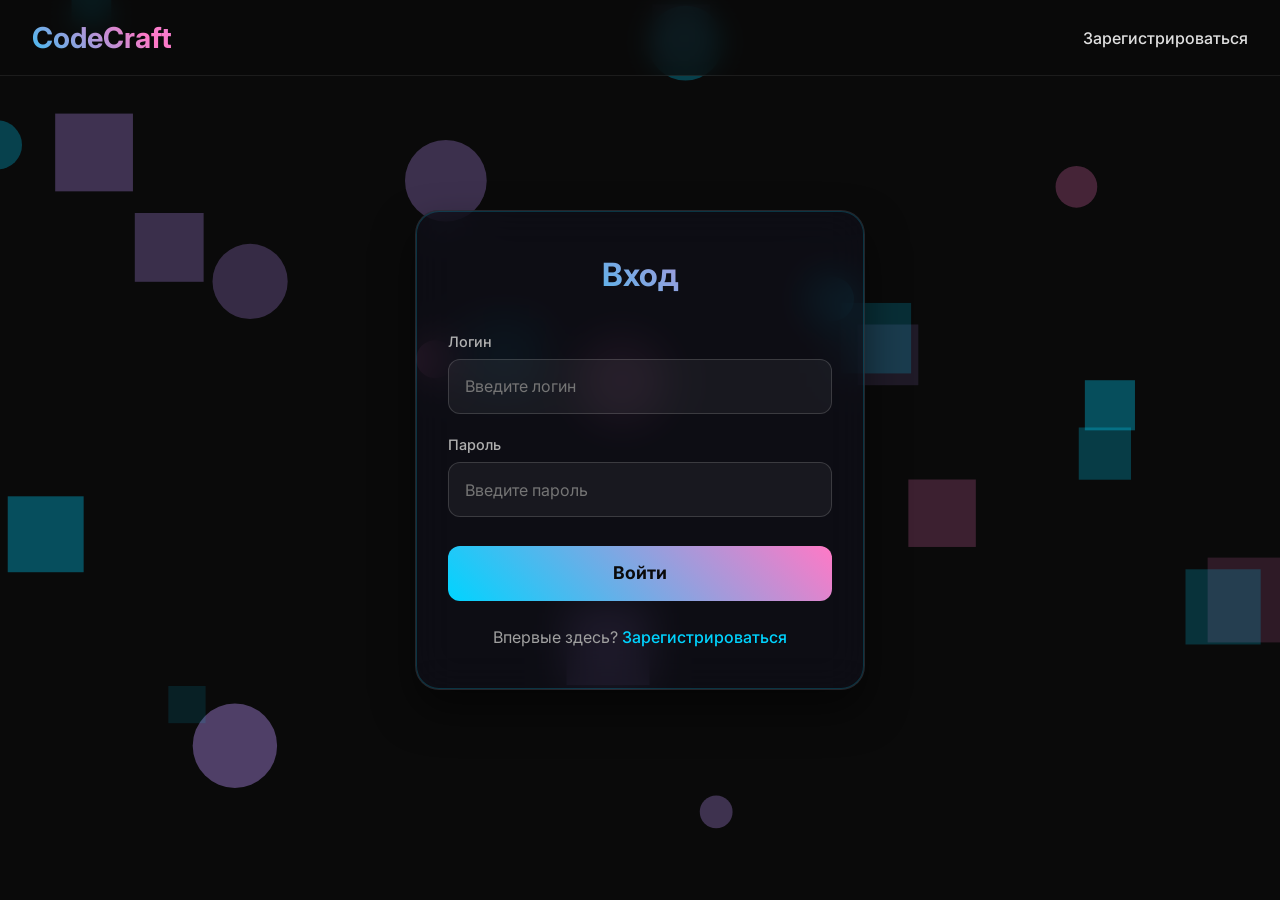
<file: index.html>
<!DOCTYPE html>
<html lang="ru">
<head>
  <meta charset="UTF-8">
  <meta name="viewport" content="width=device-width, initial-scale=1.0">
  <title>Вход | CodeCraft</title>
  <link rel="preconnect" href="https://fonts.googleapis.com">
  <link rel="preconnect" href="https://fonts.gstatic.com" crossorigin>
  <link href="https://fonts.googleapis.com/css2?family=Inter:wght@400;600;700&display=swap" rel="stylesheet">
  <link rel="stylesheet" href="/reset.css">
  <link rel="stylesheet" href="/index.css">
</head>
<body>
  <canvas id="geoCanvas"></canvas>

  <header class="header">
    <a href="main.html" class="logo">CodeCraft</a>
    <a href="reg.html" class="nav-link">Зарегистрироваться</a>
  </header>

  <div class="main-wrapper">
    <div class="auth-card">
      <h2>Вход</h2>
      <form id="loginForm">
        <div class="form-group">
          <label for="login">Логин</label>
          <input type="text" id="login" required placeholder="Введите логин">
          <div class="error-msg" id="loginError">Неверный логин</div>
        </div>
        <div class="form-group">
          <label for="password">Пароль</label>
          <input type="password" id="password" required placeholder="Введите пароль">
          <div class="error-msg" id="passwordError">Неверный пароль</div>
        </div>
        <button type="submit" class="submit-btn">Войти</button>
      </form>
      <div class="auth-footer">
        Впервые здесь? <a href="reg.html">Зарегистрироваться</a>
      </div>
    </div>
  </div>
  <script src="../index.js"></script>
</body>
</html>
</file>
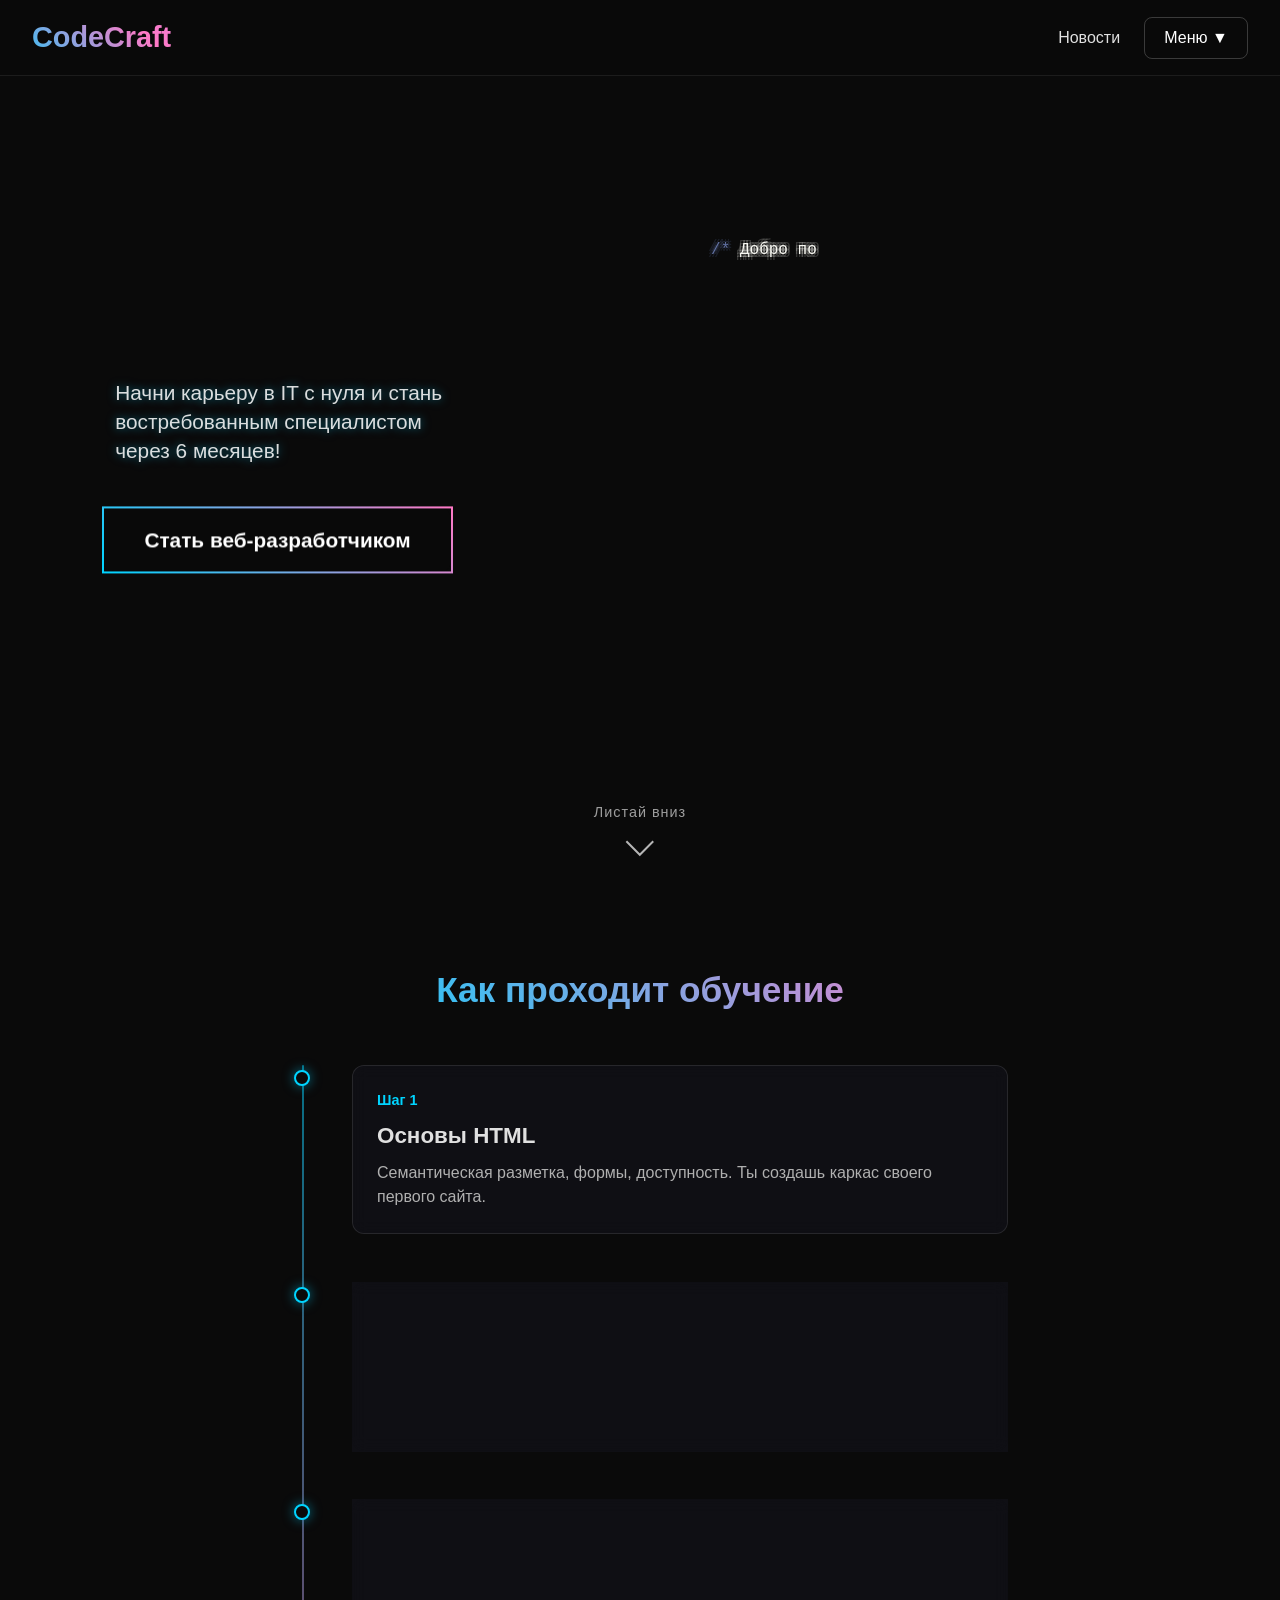
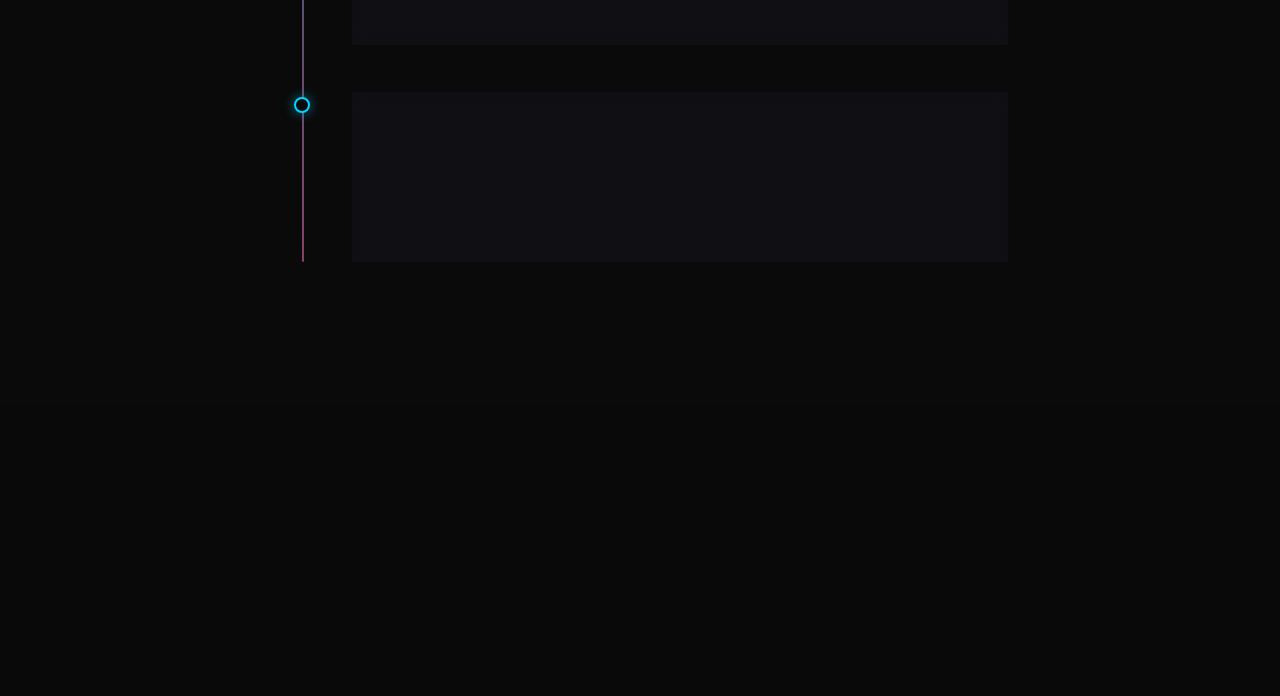
<file: main.html>
<!DOCTYPE html>
<html lang="ru">
<head>
  <meta charset="UTF-8">
  <meta name="viewport" content="width=device-width, initial-scale=1.0">
  <title>CodeCraft – Стань веб-разработчиком</title>
  <link rel="stylesheet" href="../reset.css">
  <link rel="stylesheet" href="../style.css">
</head>
<body>
  <canvas id="codeCanvas"></canvas>

  <header class="header">
    <span class="logo">CodeCraft</span>
    <div class="nav-buttons">
      <a href="news.html" class="nav-link">Новости</a>
      <div class="dropdown">
        <button class="menu-btn" id="menuToggle">Меню ▼</button>
        <div class="dropdown-menu" id="dropdownMenu">
          <a href="index.html" class="login-link">Войти</a>
          <a href="reg.html" class="register-link">Зарегистрироваться</a>
          <a href="index.html" class="logout-link">Выйти</a>
        </div>
      </div>
    </div>
  </header>

  <div class="hero">
    <p class="motivation">Начни карьеру в IT с нуля и стань востребованным специалистом через 6 месяцев!</p>
    <button class="cta-button" onclick="redirectTo('main.html')">Стать веб-разработчиком</button>
    <div class="scroll-hint" id="scrollHint">
      <span>Листай вниз</span>
      <div class="scroll-arrow"></div>
    </div>
  </div>

  <section class="learning-section" id="learningSection">
    <h2 class="section-title">Как проходит обучение</h2>
    <div class="timeline">
      <div class="timeline-item">
        <div class="timeline-content">
          <div class="timeline-step">Шаг 1</div>
          <div class="timeline-title">Основы HTML</div>
          <div class="timeline-desc">Семантическая разметка, формы, доступность. Ты создашь каркас своего первого сайта.</div>
        </div>
      </div>
      <div class="timeline-item">
        <div class="timeline-content">
          <div class="timeline-step">Шаг 2</div>
          <div class="timeline-title">Стилизация CSS</div>
          <div class="timeline-desc">Flexbox, Grid, анимации и адаптив. Научишься превращать макет в красивый интерфейс.</div>
        </div>
      </div>
      <div class="timeline-item">
        <div class="timeline-content">
          <div class="timeline-step">Шаг 3</div>
          <div class="timeline-title">Интерактивность JS</div>
          <div class="timeline-desc">Переменные, функции, события, работа с DOM. Оживи свои страницы.</div>
        </div>
      </div>
      <div class="timeline-item">
        <div class="timeline-content">
          <div class="timeline-step">Шаг 4</div>
          <div class="timeline-title">Backend на Python/Java</div>
          <div class="timeline-desc">Серверная разработка, базы данных, REST API. Станешь полноценным fullstack-разработчиком.</div>
        </div>
      </div>
    </div>
  </section>

  <footer class="main-footer">
    <div class="footer-column">
      <h4>CodeCraft</h4>
      <p>Онлайн-школа веб-разработки. Обучаем с нуля до трудоустройства. Современные технологии, практика и менторы из индустрии.</p>
    </div>
    <div class="footer-column">
      <h4>Навигация</h4>
      <a href="main.html">Главная</a>
      <a href="news.html">Новости</a>
    </div>
    <div class="footer-column">
      <h4>Мы в соцсетях</h4>
      <div class="social-links">
        <a href="#">ВКонтакте</a>
        <a href="#">Telegram</a>
        <a href="#">YouTube</a>
        <a href="#">Instagram</a>
      </div>
    </div>
    <div class="copyright">© 2026 CodeCraft. Все права защищены. С любовью к коду.</div>
  </footer>
  <script src="/main.js"></script>
</body>
</html>
</file>
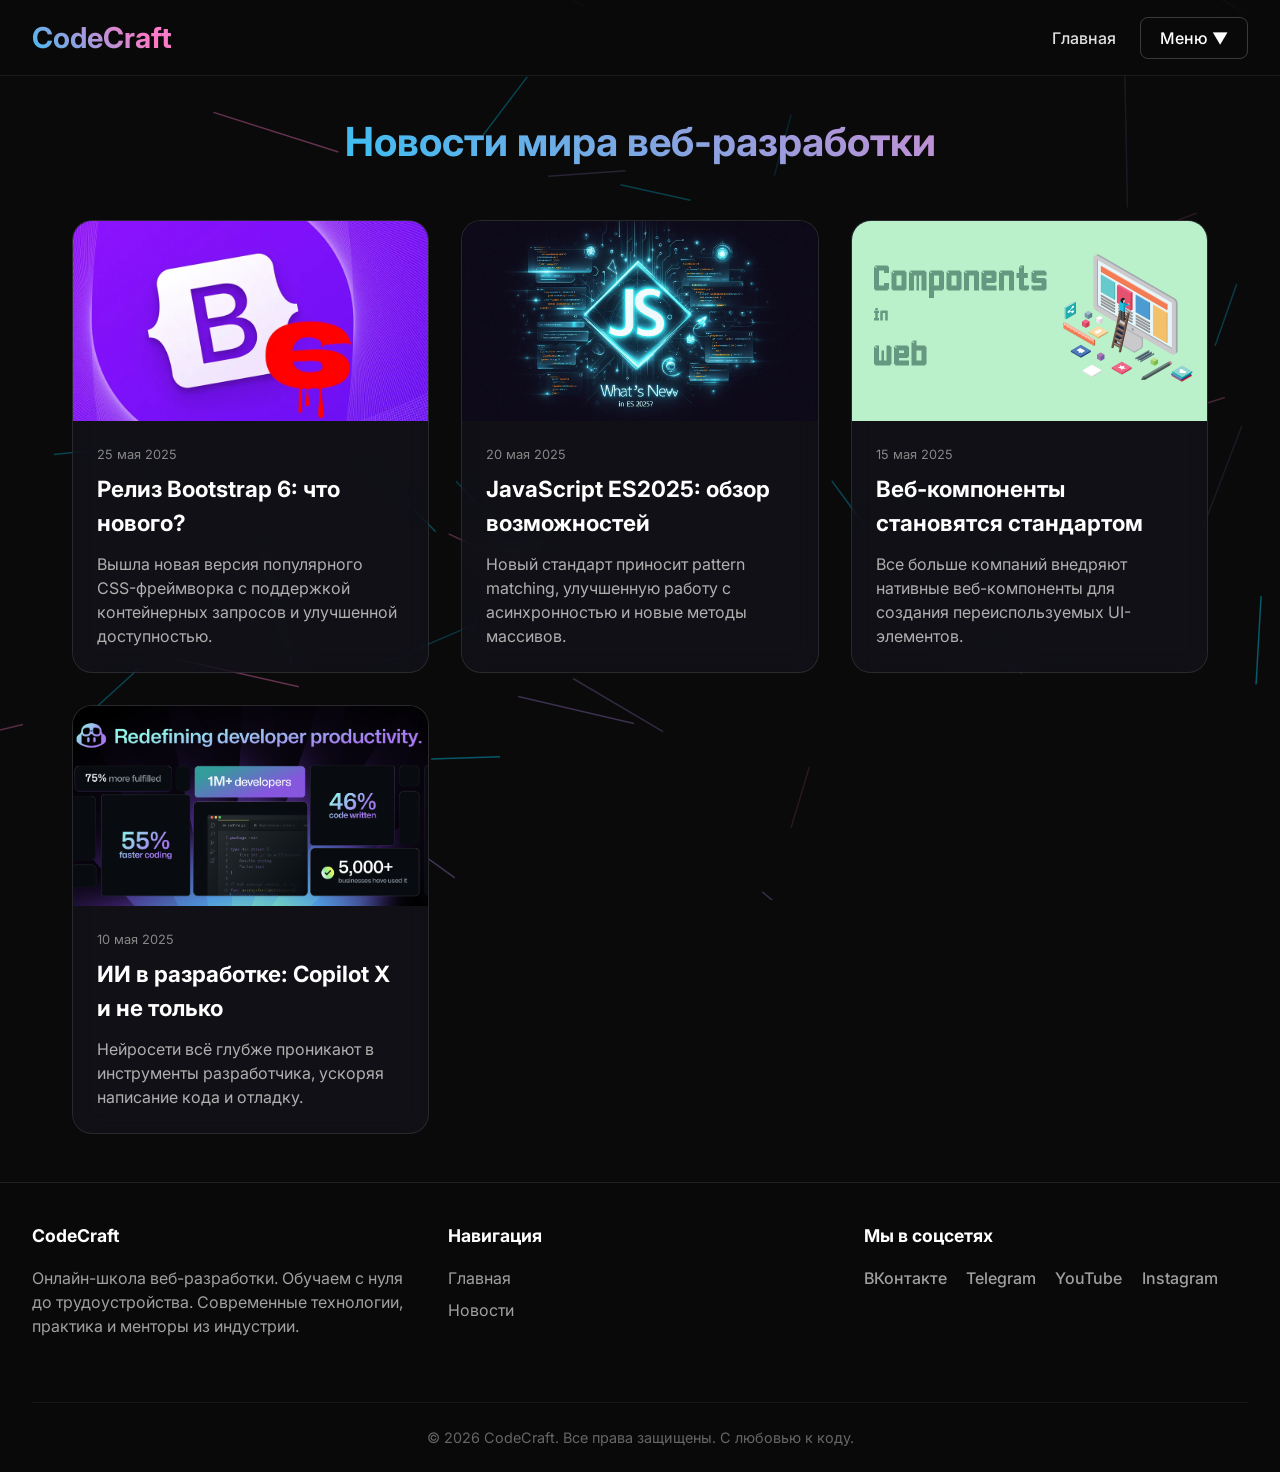
<file: news.html>
<!DOCTYPE html>
<html lang="ru">
<head>
  <meta charset="UTF-8">
  <meta name="viewport" content="width=device-width, initial-scale=1.0">
  <title>Новости | CodeCraft</title>
  <link rel="preconnect" href="https://fonts.googleapis.com">
  <link rel="preconnect" href="https://fonts.gstatic.com" crossorigin>
  <link href="https://fonts.googleapis.com/css2?family=Inter:wght@400;600;700&display=swap" rel="stylesheet">
  <link rel="stylesheet" href="../reset.css">
  <link rel="stylesheet" href="../style.css">
  <link rel="stylesheet" href="../news.css">
</head>
<body>
  <canvas id="dataCanvas"></canvas>

  <header class="header">
    <a href="main.html" class="logo">CodeCraft</a>
    <div class="nav-buttons">
      <a href="main.html" class="nav-link">Главная</a>
      <div class="dropdown">
        <button class="menu-btn" id="menuToggle">Меню ▼</button>
        <div class="dropdown-menu" id="dropdownMenu">
          <a href="index.html" class="login-link">Войти</a>
          <a href="reg.html" class="register-link">Зарегистрироваться</a>
          <a href="index.html" class="logout-link">Выйти</a>
        </div>
      </div>
    </div>
  </header>

  <div class="main-content">
    <h1 class="page-title">Новости мира веб-разработки</h1>
    <div class="news-grid">
      <article class="news-card">
        <div class="news-card-image">
          <img src="/news1.webp" alt="Релиз Bootstrap 6" loading="lazy">
        </div>
        <div class="news-card-body">
          <div class="news-date">25 мая 2025</div>
          <h3 class="news-title">Релиз Bootstrap 6: что нового?</h3>
          <p class="news-excerpt">Вышла новая версия популярного CSS-фреймворка с поддержкой контейнерных запросов и улучшенной доступностью.</p>
        </div>
      </article>
      <article class="news-card">
        <div class="news-card-image">
          <img src="/news2.png" alt="JavaScript ES2025" loading="lazy">
        </div>
        <div class="news-card-body">
          <div class="news-date">20 мая 2025</div>
          <h3 class="news-title">JavaScript ES2025: обзор возможностей</h3>
          <p class="news-excerpt">Новый стандарт приносит pattern matching, улучшенную работу с асинхронностью и новые методы массивов.</p>
        </div>
      </article>
      <article class="news-card">
        <div class="news-card-image">
          <img src="/news3.png" alt="Веб-компоненты" loading="lazy">
        </div>
        <div class="news-card-body">
          <div class="news-date">15 мая 2025</div>
          <h3 class="news-title">Веб-компоненты становятся стандартом</h3>
          <p class="news-excerpt">Все больше компаний внедряют нативные веб-компоненты для создания переиспользуемых UI-элементов.</p>
        </div>
      </article>
      <article class="news-card">
        <div class="news-card-image">
          <img src="/news4.webp" alt="Copilot X" loading="lazy">
        </div>
        <div class="news-card-body">
          <div class="news-date">10 мая 2025</div>
          <h3 class="news-title">ИИ в разработке: Copilot X и не только</h3>
          <p class="news-excerpt">Нейросети всё глубже проникают в инструменты разработчика, ускоряя написание кода и отладку.</p>
        </div>
      </article>
    </div>
  </div>

  <footer class="main-footer">
    <div class="footer-column">
      <h4>CodeCraft</h4>
      <p>Онлайн-школа веб-разработки. Обучаем с нуля до трудоустройства. Современные технологии, практика и менторы из индустрии.</p>
    </div>
    <div class="footer-column">
      <h4>Навигация</h4>
      <a href="main.html">Главная</a>
      <a href="news.html">Новости</a>
    </div>
    <div class="footer-column">
      <h4>Мы в соцсетях</h4>
      <div class="social-links">
        <a href="#">ВКонтакте</a>
        <a href="#">Telegram</a>
        <a href="#">YouTube</a>
        <a href="#">Instagram</a>
      </div>
    </div>
    <div class="copyright">© 2026 CodeCraft. Все права защищены. С любовью к коду.</div>
  </footer>
  <script src="../news.js"></script>
</body>
</html>
</file>
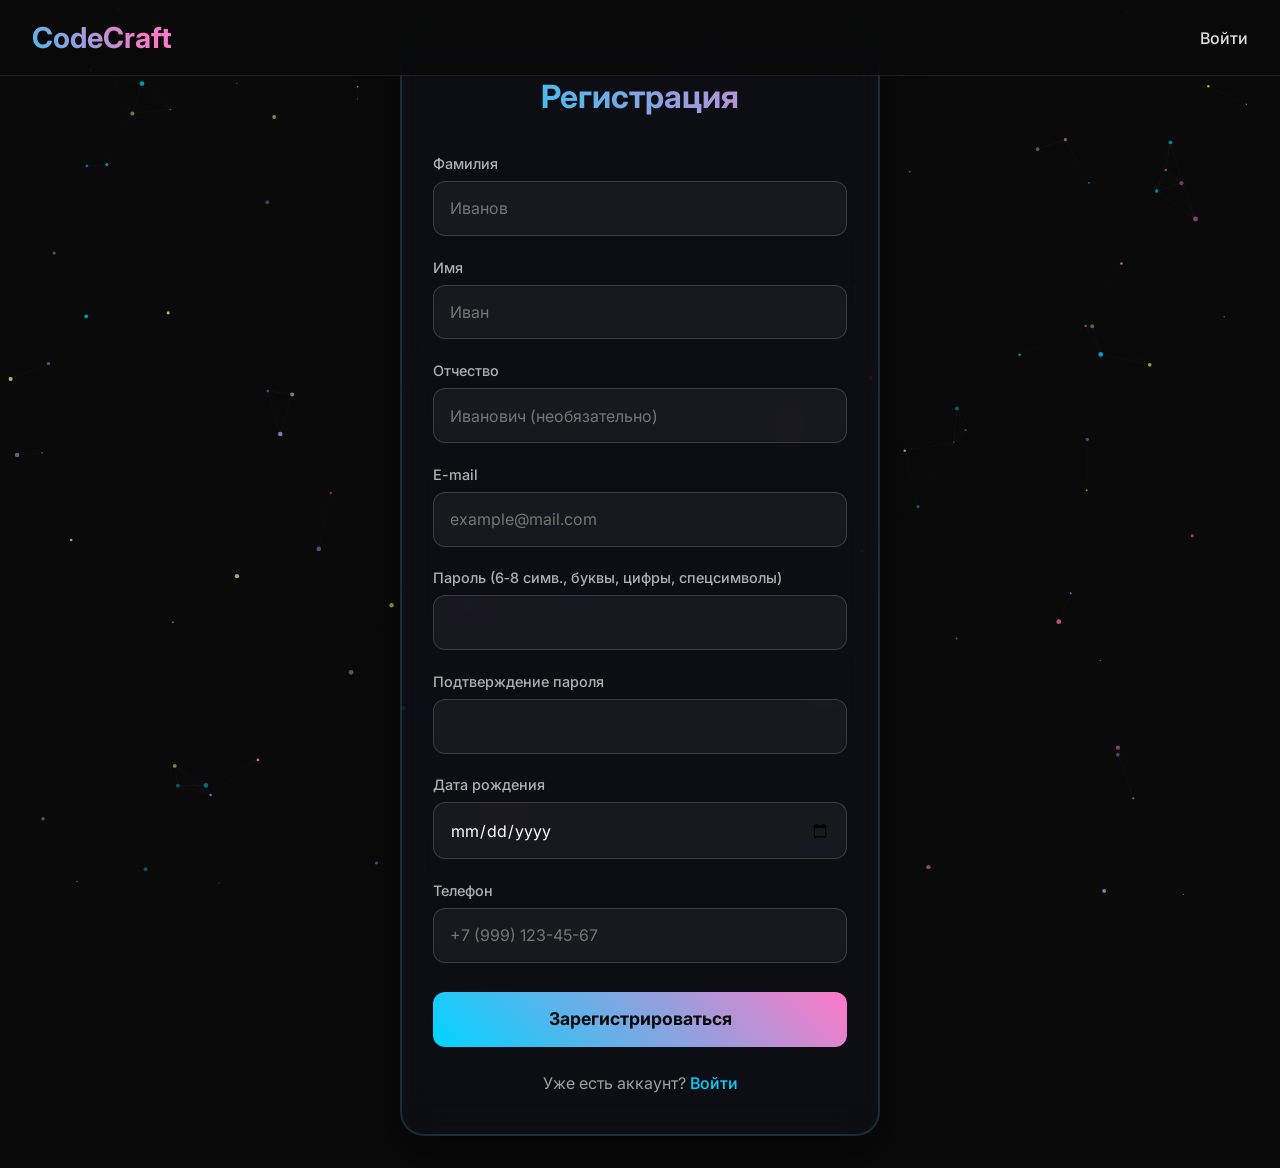
<file: reg.html>
<!DOCTYPE html>
<html lang="ru">
<head>
  <meta charset="UTF-8">
  <meta name="viewport" content="width=device-width, initial-scale=1.0">
  <title>Регистрация | CodeCraft</title>
  <link rel="preconnect" href="https://fonts.googleapis.com">
  <link rel="preconnect" href="https://fonts.gstatic.com" crossorigin>
  <link href="https://fonts.googleapis.com/css2?family=Inter:wght@400;600;700&display=swap" rel="stylesheet">
  <link rel="stylesheet" href="/reset.css">
  <link rel="stylesheet" href="/reg.css">
</head>
<body>
  <canvas id="particleCanvas"></canvas>
  <header class="header">
    <a href="main.html" class="logo">CodeCraft</a>
    <a href="index.html" class="nav-link">Войти</a>
  </header>
  <div class="main-wrapper">
    <div class="auth-card">
      <h2>Регистрация</h2>
      <form id="regForm">
        <div class="form-group">
          <label for="surname">Фамилия</label>
          <input type="text" id="surname" required placeholder="Иванов">
        </div>
        <div class="form-group">
          <label for="name">Имя</label>
          <input type="text" id="name" required placeholder="Иван">
        </div>
        <div class="form-group">
          <label for="patronymic">Отчество</label>
          <input type="text" id="patronymic" placeholder="Иванович (необязательно)">
        </div>
        <div class="form-group">
          <label for="email">E-mail</label>
          <input type="email" id="email" required placeholder="example@mail.com">
        </div>
        <div class="form-group">
          <label for="password">Пароль (6‑8 симв., буквы, цифры, спецсимволы)</label>
          <input type="password" id="password" required minlength="6" maxlength="8">
          <div class="error-msg" id="passwordError">Пароль должен содержать от 6 до 8 символов: буквы, цифры и спецсимволы</div>
        </div>
        <div class="form-group">
          <label for="confirmPassword">Подтверждение пароля</label>
          <input type="password" id="confirmPassword" required>
          <div class="error-msg" id="confirmError">Пароли не совпадают</div>
        </div>
        <div class="form-group">
          <label for="birthdate">Дата рождения</label>
          <input type="date" id="birthdate" required>
        </div>
        <div class="form-group">
          <label for="phone">Телефон</label>
          <input type="tel" id="phone" required placeholder="+7 (999) 123-45-67">
        </div>
        <button type="submit" class="submit-btn">Зарегистрироваться</button>
      </form>
      <div class="auth-footer">
        Уже есть аккаунт? <a href="index.html">Войти</a>
      </div>
    </div>
  </div>
  <script src="../reg.js"></script>
</body>
</html>
</file>
<file: index.css>
* { margin: 0; padding: 0; box-sizing: border-box; }
html, body { width: 100%; height: 100%; background: #0a0a0a; font-family: 'Inter', sans-serif; color: #e0e0e0; }

.header {
  position: fixed;
  top: 0;
  left: 0;
  width: 100%;
  padding: 1rem 2rem;
  display: flex;
  justify-content: space-between;
  align-items: center;
  background: rgba(10, 10, 10, 0.75);
  backdrop-filter: blur(12px);
  -webkit-backdrop-filter: blur(12px);
  border-bottom: 1px solid rgba(255, 255, 255, 0.08);
  z-index: 10;
}
.logo {
  font-size: 1.8rem;
  font-weight: 700;
  background: linear-gradient(45deg, #00d4ff, #ff79c6, #bd93f9);
  background-size: 200% 200%;
  background-clip: text;
  -webkit-text-fill-color: transparent;
  animation: gradientShift 3s ease infinite;
  transition: transform 0.3s, filter 0.3s;
  text-decoration: none;
}
.logo:hover {
  transform: scale(1.05);
  filter: brightness(1.3);
}
@keyframes gradientShift {
  0% { background-position: 0% 50%; }
  50% { background-position: 100% 50%; }
  100% { background-position: 0% 50%; }
}
.nav-link {
  color: #e0e0e0;
  text-decoration: none;
  font-weight: 500;
  transition: color 0.3s, text-shadow 0.3s;
  padding: 0.5rem 0;
  position: relative;
}
.nav-link::after {
  content: '';
  position: absolute;
  bottom: 0;
  left: 0;
  width: 0;
  height: 1px;
  background: #00d4ff;
  transition: width 0.3s;
}
.nav-link:hover {
  color: #00d4ff;
  text-shadow: 0 0 8px rgba(0, 212, 255, 0.6);
}
.nav-link:hover::after { width: 100%; }

#geoCanvas {
  position: fixed;
  top: 0;
  left: 0;
  width: 100%;
  height: 100%;
  z-index: 0;
}

.main-wrapper {
  position: relative;
  z-index: 2;
  display: flex;
  align-items: center;
  justify-content: center;
  min-height: 100vh;
  padding: 2rem;
}

.auth-card {
  background: rgba(15, 15, 25, 0.7);
  backdrop-filter: blur(20px);
  -webkit-backdrop-filter: blur(20px);
  border: 1px solid rgba(255, 255, 255, 0.1);
  border-radius: 24px;
  padding: 2.5rem 2rem;
  width: 100%;
  max-width: 450px;
  box-shadow: 0 20px 40px rgba(0,0,0,0.5), 0 0 0 1px rgba(0, 212, 255, 0.2) inset;
}
.auth-card h2 {
  text-align: center;
  font-size: 2rem;
  font-weight: 700;
  margin-bottom: 2rem;
  background: linear-gradient(45deg, #00d4ff, #ff79c6);
  background-clip: text;
  -webkit-text-fill-color: transparent;
}
.form-group {
  margin-bottom: 1.3rem;
}
.form-group label {
  display: block;
  margin-bottom: 0.4rem;
  font-weight: 500;
  color: #b0b0b0;
  font-size: 0.9rem;
}
.form-group input {
  width: 100%;
  padding: 0.9rem 1rem;
  background: rgba(255, 255, 255, 0.05);
  border: 1px solid rgba(255, 255, 255, 0.15);
  border-radius: 12px;
  color: #fff;
  font-size: 1rem;
  transition: border 0.3s, box-shadow 0.3s;
  outline: none;
}
.form-group input:focus {
  border-color: #00d4ff;
  box-shadow: 0 0 10px rgba(0, 212, 255, 0.4);
}
.error-msg {
  color: #ff6b6b;
  font-size: 0.8rem;
  margin-top: 0.3rem;
  display: none;
}
.submit-btn {
  width: 100%;
  padding: 0.9rem;
  border: none;
  border-radius: 12px;
  background: linear-gradient(45deg, #00d4ff, #ff79c6);
  color: #0a0a0a;
  font-weight: 700;
  font-size: 1.1rem;
  cursor: pointer;
  transition: transform 0.3s, box-shadow 0.3s;
  margin-top: 0.5rem;
}
.submit-btn:hover {
  transform: scale(1.02);
  box-shadow: 0 0 20px rgba(0, 212, 255, 0.6);
}
.auth-footer {
  text-align: center;
  margin-top: 1.5rem;
  color: #a0a0a0;
}
.auth-footer a {
  color: #00d4ff;
  text-decoration: none;
  font-weight: 500;
}
.auth-footer a:hover {
  text-decoration: underline;
}

@media (max-width: 600px) {
  .auth-card {
    padding: 2rem 1.5rem;
  }
}
</file>
<file: style.css>
/* ===== БАЗОВЫЕ СТИЛИ (reset уже подключён в reset.css) ===== */
html, body {
    width: 100%;
    background: #0a0a0a;
    font-family: 'Inter', sans-serif;
    color: #e0e0e0;
    scroll-behavior: smooth;
  }
  
  canvas {
    position: fixed;
    top: 0;
    left: 0;
    z-index: 0;
  }
  
  /* ===== ХЕДЕР ===== */
  .header {
    position: fixed;
    top: 0;
    left: 0;
    width: 100%;
    padding: 1rem 2rem;
    display: flex;
    justify-content: space-between;
    align-items: center;
    background: rgba(10, 10, 10, 0.75);
    backdrop-filter: blur(12px);
    -webkit-backdrop-filter: blur(12px);
    border-bottom: 1px solid rgba(255, 255, 255, 0.08);
    z-index: 10;
    flex-wrap: wrap;
    gap: 0.5rem;
  }
  
  .logo {
    font-size: 1.8rem;
    font-weight: 700;
    background: linear-gradient(45deg, #00d4ff, #ff79c6, #bd93f9);
    background-size: 200% 200%;
    -webkit-background-clip: text;
    -webkit-text-fill-color: transparent;
    background-clip: text;
    animation: gradientShift 3s ease infinite;
    transition: transform 0.3s, filter 0.3s;
  }
  .logo:hover {
    transform: scale(1.05);
    filter: brightness(1.3);
  }
  
  @keyframes gradientShift {
    0% { background-position: 0% 50%; }
    50% { background-position: 100% 50%; }
    100% { background-position: 0% 50%; }
  }
  
  .nav-buttons {
    display: flex;
    align-items: center;
    gap: 1.5rem;
  }
  
  .nav-link {
    color: #e0e0e0;
    text-decoration: none;
    font-weight: 500;
    transition: color 0.3s, text-shadow 0.3s;
    padding: 0.5rem 0;
    position: relative;
  }
  .nav-link::after {
    content: '';
    position: absolute;
    bottom: 0;
    left: 0;
    width: 0;
    height: 1px;
    background: #00d4ff;
    transition: width 0.3s;
  }
  .nav-link:hover {
    color: #00d4ff;
    text-shadow: 0 0 8px rgba(0, 212, 255, 0.6);
  }
  .nav-link:hover::after {
    width: 100%;
  }
  
  .menu-btn {
    background: transparent;
    border: 1px solid rgba(255, 255, 255, 0.2);
    color: #fff;
    padding: 0.5rem 1.2rem;
    border-radius: 8px;
    cursor: pointer;
    font-weight: 500;
    transition: background 0.3s, border-color 0.3s, box-shadow 0.3s;
  }
  .menu-btn:hover {
    background: rgba(255,255,255,0.1);
    border-color: rgba(255,255,255,0.4);
    box-shadow: 0 0 12px rgba(0, 212, 255, 0.3);
  }
  
  .dropdown {
    position: relative;
  }
  .dropdown-menu {
    position: absolute;
    right: 0;
    top: 120%;
    background: rgba(20, 20, 30, 0.9);
    backdrop-filter: blur(16px);
    -webkit-backdrop-filter: blur(16px);
    border: 1px solid rgba(255,255,255,0.15);
    border-radius: 12px;
    min-width: 200px;
    padding: 0.5rem;
    display: none;
    flex-direction: column;
    box-shadow: 0 8px 20px rgba(0,0,0,0.6);
  }
  .dropdown-menu.active {
    display: flex;
  }
  .dropdown-menu a {
    color: #e0e0e0;
    text-decoration: none;
    padding: 0.7rem 1.2rem;
    border-radius: 8px;
    transition: background 0.2s, color 0.2s, padding-left 0.2s;
    font-weight: 500;
  }
  .dropdown-menu a:hover {
    background: rgba(255,255,255,0.08);
    color: #00d4ff;
    padding-left: 1.5rem;
  }
  
  /* ===== ГЕРОЙ ===== */
  .hero {
    position: relative;
    height: 100vh;
    z-index: 1;
  }
  
  .motivation {
    position: absolute;
    left: 9%;
    top: 42%;
    z-index: 5;
    color: rgba(255, 255, 255, 0.85);
    font-size: 1.3rem;
    font-weight: 500;
    text-shadow: 0 0 10px rgba(0, 212, 255, 0.5);
    max-width: 350px;
    line-height: 1.4;
    pointer-events: none;
  }
  
  .cta-button {
    position: absolute;
    left: 8%;
    top: 60%;
    transform: translateY(-50%);
    z-index: 5;
    padding: 1rem 2.5rem;
    font-size: 1.3rem;
    font-weight: 700;
    color: #fff;
    background: transparent;
    border: 2px solid transparent;
    border-image: linear-gradient(45deg, #00d4ff, #ff79c6) 1;
    background-clip: padding-box;
    border-radius: 12px;
    cursor: pointer;
    transition: all 0.4s ease;
    backdrop-filter: blur(8px);
    -webkit-backdrop-filter: blur(8px);
    background-color: rgba(10, 10, 10, 0.3);
  }
  .cta-button:hover {
    background: linear-gradient(45deg, #00d4ff, #ff79c6);
    color: #0a0a0a;
    border: 2px solid transparent;
    box-shadow: 0 0 25px rgba(0, 212, 255, 0.7);
    transform: translateY(-50%) scale(1.05);
  }
  
  /* ===== ПОДСКАЗКА СКРОЛЛА ===== */
  .scroll-hint {
    position: absolute;
    bottom: 3rem;
    left: 50%;
    transform: translateX(-50%);
    display: flex;
    flex-direction: column;
    align-items: center;
    gap: 0.5rem;
    z-index: 5;
    pointer-events: auto;
    cursor: pointer;
    animation: float 2s ease-in-out infinite;
    transition: transform 0.3s, opacity 0.3s;
  }
  .scroll-hint:hover {
    transform: translateX(-50%) scale(1.1);
    opacity: 0.9;
  }
  .scroll-hint span {
    font-size: 0.9rem;
    color: rgba(255,255,255,0.6);
    letter-spacing: 1px;
  }
  .scroll-arrow {
    width: 20px;
    height: 20px;
    border-right: 2px solid rgba(255,255,255,0.7);
    border-bottom: 2px solid rgba(255,255,255,0.7);
    transform: rotate(45deg);
  }
  
  @keyframes float {
    0%, 100% { transform: translateX(-50%) translateY(0); }
    50% { transform: translateX(-50%) translateY(8px); }
  }
  
  /* ===== ОБУЧЕНИЕ (ТАЙМЛАЙН) ===== */
  .learning-section {
    position: relative;
    z-index: 2;
    padding: 4rem 2rem 6rem;
    background: transparent;
    max-width: 800px;
    margin: 0 auto;
  }
  .section-title {
    text-align: center;
    font-size: 2.2rem;
    font-weight: 700;
    background: linear-gradient(45deg, #00d4ff, #ff79c6);
    background-clip: text;
    -webkit-text-fill-color: transparent;
    margin-bottom: 3rem;
  }
  .timeline {
    position: relative;
  }
  .timeline::before {
    content: '';
    position: absolute;
    left: 30px;
    top: 0;
    bottom: 0;
    width: 2px;
    background: linear-gradient(to bottom, #00d4ff, #ff79c6);
    opacity: 0.5;
    border-radius: 2px;
  }
  .timeline-item {
    position: relative;
    margin-bottom: 3rem;
    padding-left: 80px;
    opacity: 0;
    transform: translateY(30px);
    transition: opacity 0.6s ease, transform 0.6s ease;
  }
  .timeline-item.visible {
    opacity: 1;
    transform: translateY(0);
  }
  .timeline-item::before {
    content: '';
    position: absolute;
    left: 22px;
    top: 5px;
    width: 16px;
    height: 16px;
    border-radius: 50%;
    background: #0a0a0a;
    border: 2px solid #00d4ff;
    box-shadow: 0 0 12px rgba(0, 212, 255, 0.5);
    z-index: 1;
    transition: background 0.3s, border-color 0.3s;
  }
  .timeline-item:hover::before {
    background: #00d4ff;
    border-color: #ff79c6;
  }
  .timeline-content {
    background: rgba(20, 20, 30, 0.5);
    backdrop-filter: blur(8px);
    -webkit-backdrop-filter: blur(8px);
    border: 1px solid rgba(255,255,255,0.1);
    border-radius: 12px;
    padding: 1.5rem;
    transition: border-color 0.3s, box-shadow 0.3s;
  }
  .timeline-content:hover {
    border-color: rgba(0, 212, 255, 0.4);
    box-shadow: 0 0 15px rgba(0, 212, 255, 0.3);
  }
  .timeline-step {
    font-size: 0.9rem;
    font-weight: 600;
    color: #00d4ff;
    margin-bottom: 0.5rem;
  }
  .timeline-title {
    font-size: 1.4rem;
    font-weight: 700;
    margin-bottom: 0.5rem;
  }
  .timeline-desc {
    color: #b0b0b0;
    line-height: 1.5;
  }
  
  /* ===== ФУТЕР ===== */
  .main-footer {
    position: relative;
    z-index: 2;
    background: rgba(10, 10, 10, 0.85);
    backdrop-filter: blur(12px);
    -webkit-backdrop-filter: blur(12px);
    border-top: 1px solid rgba(255,255,255,0.1);
    padding: 2.5rem 2rem 1.5rem;
    color: #a0a0a0;
    display: flex;
    flex-wrap: wrap;
    justify-content: space-between;
    align-items: flex-start;
    gap: 2rem;
  }
  
  .footer-column {
    flex: 1 1 200px;
  }
  .footer-column h4 {
    color: #fff;
    margin-bottom: 1rem;
    font-size: 1.1rem;
  }
  .footer-column p,
  .footer-column a {
    color: #a0a0a0;
    text-decoration: none;
    display: block;
    margin-bottom: 0.5rem;
    transition: color 0.2s;
  }
  .footer-column a:hover {
    color: #00d4ff;
  }
  
  /* Соцсети – теперь текстовые ссылки */
  .social-links {
    display: flex;
    flex-wrap: wrap;
    gap: 1.2rem;
    margin-top: 0.5rem;
  }
  .social-links a {
    color: #a0a0a0;
    text-decoration: none;
    font-weight: 500;
    transition: color 0.3s, text-shadow 0.3s;
  }
  .social-links a:hover {
    color: #00d4ff;
    text-shadow: 0 0 8px rgba(0, 212, 255, 0.7);
    text-decoration: underline;
  }
  
  .copyright {
    width: 100%;
    text-align: center;
    margin-top: 1.5rem;
    padding-top: 1.5rem;
    border-top: 1px solid rgba(255,255,255,0.05);
    font-size: 0.9rem;
    color: #666;
  }
  
  /* ===== АДАПТИВ ===== */
  @media (max-width: 768px) {
    .header {
      padding: 0.8rem 1rem;
    }
    .logo {
      font-size: 1.4rem;
    }
    .motivation {
      left: 5%;
      top: 35%;
      font-size: 1rem;
      max-width: 250px;
    }
    .cta-button {
      left: 5%;
      top: 48%;
      font-size: 1.1rem;
      padding: 0.8rem 1.5rem;
    }
    .timeline-item {
      padding-left: 60px;
    }
    .timeline::before {
      left: 20px;
    }
    .timeline-item::before {
      left: 12px;
    }
    .main-footer {
      flex-direction: column;
      align-items: center;
      text-align: center;
    }
    .scroll-hint {
      bottom: 2rem;
    }
  }
</file>
<file: news.css>
#dataCanvas {
    position: fixed;
    top: 0;
    left: 0;
    width: 100%;
    height: 100%;
    z-index: 0;
  }
  

  .main-content {
    position: relative;
    z-index: 2;
    padding: 7rem 2rem 3rem; 
    max-width: 1200px;
    margin: 0 auto;
    min-height: 100vh;
  }
  .page-title {
    text-align: center;
    font-size: 2.5rem;
    font-weight: 700;
    margin-bottom: 3rem;
    background: linear-gradient(45deg, #00d4ff, #ff79c6);
    background-clip: text;
    -webkit-text-fill-color: transparent;
  }
  
  
  .news-grid {
    display: grid;
    grid-template-columns: repeat(auto-fit, minmax(300px, 1fr));
    gap: 2rem;
  }
  .news-card {
    background: rgba(20, 20, 30, 0.6);
    backdrop-filter: blur(12px);
    -webkit-backdrop-filter: blur(12px);
    border: 1px solid rgba(255, 255, 255, 0.1);
    border-radius: 20px;
    overflow: hidden;
    transition: transform 0.3s, border-color 0.3s, box-shadow 0.3s;
  }
  .news-card:hover {
    transform: translateY(-8px);
    border-color: rgba(0, 212, 255, 0.5);
    box-shadow: 0 15px 30px rgba(0,0,0,0.6), 0 0 20px rgba(0, 212, 255, 0.2);
  }
  .news-card-image {
    width: 100%;
    height: 200px; 
    overflow: hidden;
    background: #1a2a4a;
  }
  
  .news-card-image img {
    width: 100%;
    height: 100%;
    object-fit: cover; 
    display: block;
    transition: transform 0.4s;
  }
  
  .news-card:hover .news-card-image img {
    transform: scale(1.05); 
  }
  .news-card-body {
    padding: 1.5rem;
  }
  .news-date {
    font-size: 0.8rem;
    color: #888;
    margin-bottom: 0.5rem;
  }
  .news-title {
    font-size: 1.4rem;
    font-weight: 700;
    margin-bottom: 0.8rem;
    color: #fff;
  }
  .news-excerpt {
    color: #b0b0b0;
    line-height: 1.5;
  }
  
  
  .main-footer {
    position: relative;
    z-index: 2;
    background: rgba(10, 10, 10, 0.85);
    backdrop-filter: blur(12px);
    -webkit-backdrop-filter: blur(12px);
    border-top: 1px solid rgba(255,255,255,0.1);
    padding: 2.5rem 2rem 1.5rem;
    color: #a0a0a0;
    display: flex;
    flex-wrap: wrap;
    justify-content: space-between;
    align-items: flex-start;
    gap: 2rem;
  }
  .footer-column {
    flex: 1 1 200px;
  }
  .footer-column h4 {
    color: #fff;
    margin-bottom: 1rem;
    font-size: 1.1rem;
  }
  .footer-column p,
  .footer-column a {
    color: #a0a0a0;
    text-decoration: none;
    display: block;
    margin-bottom: 0.5rem;
    transition: color 0.2s;
  }
  .footer-column a:hover {
    color: #00d4ff;
  }
  .social-links {
    display: flex;
    flex-wrap: wrap;
    gap: 1.2rem;
    margin-top: 0.5rem;
  }
  .social-links a {
    color: #a0a0a0;
    text-decoration: none;
    font-weight: 500;
    transition: color 0.3s, text-shadow 0.3s;
  }
  .social-links a:hover {
    color: #00d4ff;
    text-shadow: 0 0 8px rgba(0, 212, 255, 0.7);
    text-decoration: underline;
  }
  .copyright {
    width: 100%;
    text-align: center;
    margin-top: 1.5rem;
    padding-top: 1.5rem;
    border-top: 1px solid rgba(255,255,255,0.05);
    font-size: 0.9rem;
    color: #666;
  }
  
  @media (max-width: 768px) {
    .main-content {
      padding: 6rem 1rem 2rem;
    }
    .page-title {
      font-size: 2rem;
    }
    .main-footer {
      flex-direction: column;
      align-items: center;
      text-align: center;
    }
  }
</file>
<file: reg.css>
* { margin: 0; padding: 0; box-sizing: border-box; }
    html, body { width: 100%; height: 100%; background: #0a0a0a; font-family: 'Inter', sans-serif; color: #e0e0e0; }


    .header {
      position: fixed;
      top: 0;
      left: 0;
      width: 100%;
      padding: 1rem 2rem;
      display: flex;
      justify-content: space-between;
      align-items: center;
      background: rgba(10, 10, 10, 0.75);
      backdrop-filter: blur(12px);
      -webkit-backdrop-filter: blur(12px);
      border-bottom: 1px solid rgba(255, 255, 255, 0.08);
      z-index: 10;
    }
    .logo {
      font-size: 1.8rem;
      font-weight: 700;
      background: linear-gradient(45deg, #00d4ff, #ff79c6, #bd93f9);
      background-size: 200% 200%;
      background-clip: text;
      -webkit-text-fill-color: transparent;
      animation: gradientShift 3s ease infinite;
      transition: transform 0.3s, filter 0.3s;
      text-decoration: none;
    }
    .logo:hover {
      transform: scale(1.05);
      filter: brightness(1.3);
    }
    @keyframes gradientShift {
      0% { background-position: 0% 50%; }
      50% { background-position: 100% 50%; }
      100% { background-position: 0% 50%; }
    }
    .nav-link {
      color: #e0e0e0;
      text-decoration: none;
      font-weight: 500;
      transition: color 0.3s, text-shadow 0.3s;
      padding: 0.5rem 0;
      position: relative;
    }
    .nav-link::after {
      content: '';
      position: absolute;
      bottom: 0;
      left: 0;
      width: 0;
      height: 1px;
      background: #00d4ff;
      transition: width 0.3s;
    }
    .nav-link:hover {
      color: #00d4ff;
      text-shadow: 0 0 8px rgba(0, 212, 255, 0.6);
    }
    .nav-link:hover::after { width: 100%; }

    /* ===== ФОН С ЧАСТИЦАМИ ===== */
    #particleCanvas {
      position: fixed;
      top: 0;
      left: 0;
      width: 100%;
      height: 100%;
      z-index: 0;
    }

    /* ===== ОСНОВНОЙ КОНТЕЙНЕР ===== */
    .main-wrapper {
      position: relative;
      z-index: 2;
      display: flex;
      align-items: center;
      justify-content: center;
      min-height: 100vh;
      padding: 2rem;
    }

    /* ===== ОКНО РЕГИСТРАЦИИ ===== */
    .auth-card {
      background: rgba(15, 15, 25, 0.7);
      backdrop-filter: blur(20px);
      -webkit-backdrop-filter: blur(20px);
      border: 1px solid rgba(255, 255, 255, 0.1);
      border-radius: 24px;
      padding: 2.5rem 2rem;
      width: 100%;
      max-width: 480px;
      box-shadow: 0 20px 40px rgba(0,0,0,0.5), 0 0 0 1px rgba(0, 212, 255, 0.2) inset;
    }
    .auth-card h2 {
      text-align: center;
      font-size: 2rem;
      font-weight: 700;
      margin-bottom: 2rem;
      background: linear-gradient(45deg, #00d4ff, #ff79c6);
      background-clip: text;
      -webkit-text-fill-color: transparent;
    }
    .form-group {
      margin-bottom: 1.3rem;
    }
    .form-group label {
      display: block;
      margin-bottom: 0.4rem;
      font-weight: 500;
      color: #b0b0b0;
      font-size: 0.9rem;
    }
    .form-group input {
      width: 100%;
      padding: 0.9rem 1rem;
      background: rgba(255, 255, 255, 0.05);
      border: 1px solid rgba(255, 255, 255, 0.15);
      border-radius: 12px;
      color: #fff;
      font-size: 1rem;
      transition: border 0.3s, box-shadow 0.3s;
      outline: none;
    }
    .form-group input:focus {
      border-color: #00d4ff;
      box-shadow: 0 0 10px rgba(0, 212, 255, 0.4);
    }
    .error-msg {
      color: #ff6b6b;
      font-size: 0.8rem;
      margin-top: 0.3rem;
      display: none;
    }
    .submit-btn {
      width: 100%;
      padding: 0.9rem;
      border: none;
      border-radius: 12px;
      background: linear-gradient(45deg, #00d4ff, #ff79c6);
      color: #0a0a0a;
      font-weight: 700;
      font-size: 1.1rem;
      cursor: pointer;
      transition: transform 0.3s, box-shadow 0.3s;
      margin-top: 0.5rem;
    }
    .submit-btn:hover {
      transform: scale(1.02);
      box-shadow: 0 0 20px rgba(0, 212, 255, 0.6);
    }
    .auth-footer {
      text-align: center;
      margin-top: 1.5rem;
      color: #a0a0a0;
    }
    .auth-footer a {
      color: #00d4ff;
      text-decoration: none;
      font-weight: 500;
    }
    .auth-footer a:hover {
      text-decoration: underline;
    }

    
    @media (max-width: 600px) {
      .auth-card {
        padding: 2rem 1.5rem;
      }
    }
</file>
